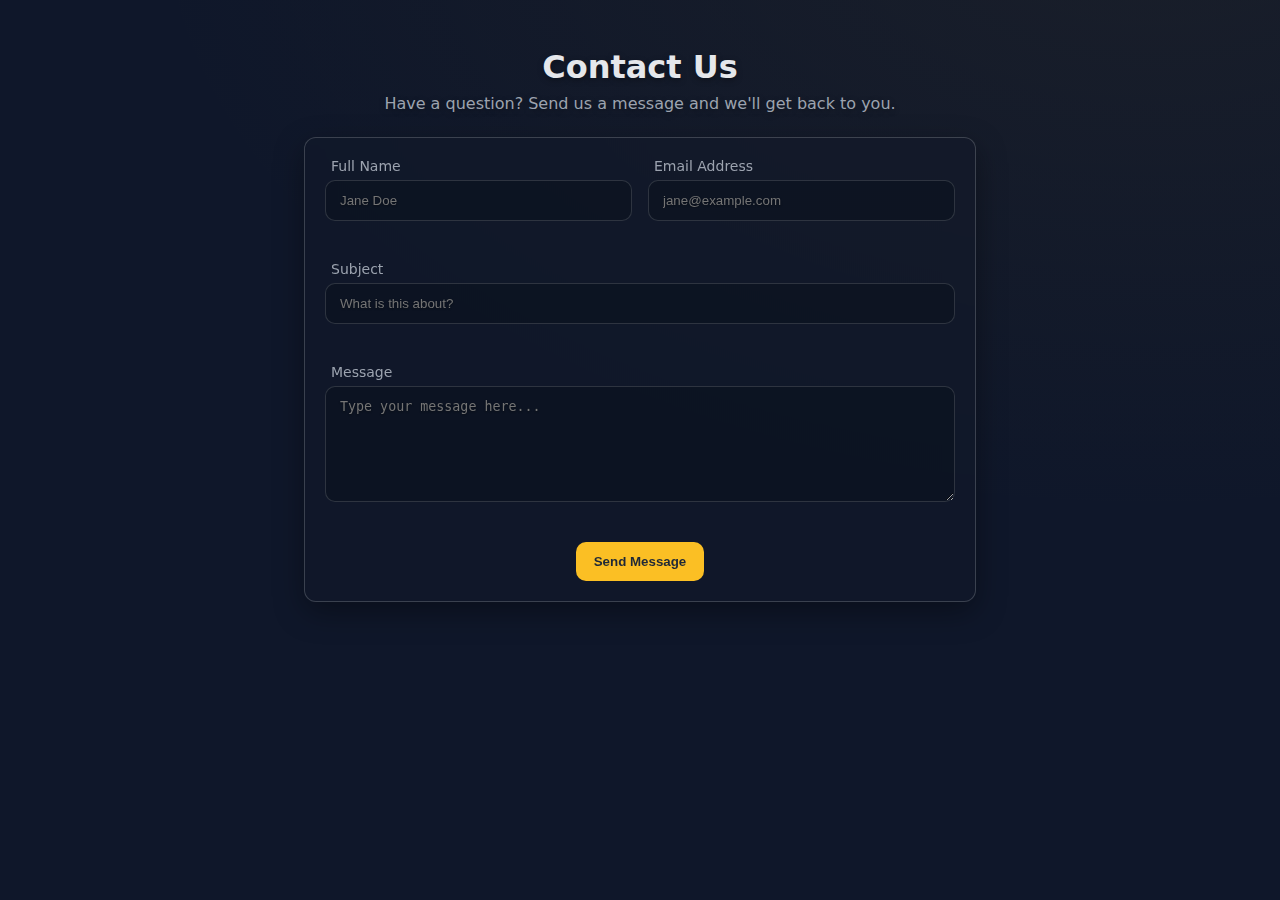
<file: Project-2 (Contact Form)/index.html>
<!DOCTYPE html>
<html lang="en">
  <head>
    <meta charset="UTF-8" />
    <meta name="viewport" content="width=device-width, initial-scale=1.0" />
    <title>Contact Form</title>
    <link rel="stylesheet" href="styles.css" />
  </head>
  <body>
    <main class="container">
      <h1>Contact Us</h1>
      <p class="subtitle">Have a question? Send us a message and we'll get back to you.</p>

      <form id="contactForm" novalidate>
        <div class="grid">
          <label class="field">
            <span>Full Name</span>
            <input type="text" name="name" id="name" placeholder="Jane Doe" required />
            <small class="error" data-for="name"></small>
          </label>

          <label class="field">
            <span>Email Address</span>
            <input type="email" name="email" id="email" placeholder="jane@example.com" required />
            <small class="error" data-for="email"></small>
          </label>

          <label class="field full">
            <span>Subject</span>
            <input type="text" name="subject" id="subject" placeholder="What is this about?" required />
            <small class="error" data-for="subject"></small>
          </label>

          <label class="field full">
            <span>Message</span>
            <textarea name="message" id="message" rows="6" placeholder="Type your message here..." required></textarea>
            <small class="error" data-for="message"></small>
          </label>
        </div>
        <button type="submit" class="btn">Send Message</button>
        <p id="formStatus" role="status" aria-live="polite" class="status" hidden></p>
      </form>
    </main>

    <script src="script.js"></script>
  </body>
  </html>
</file>
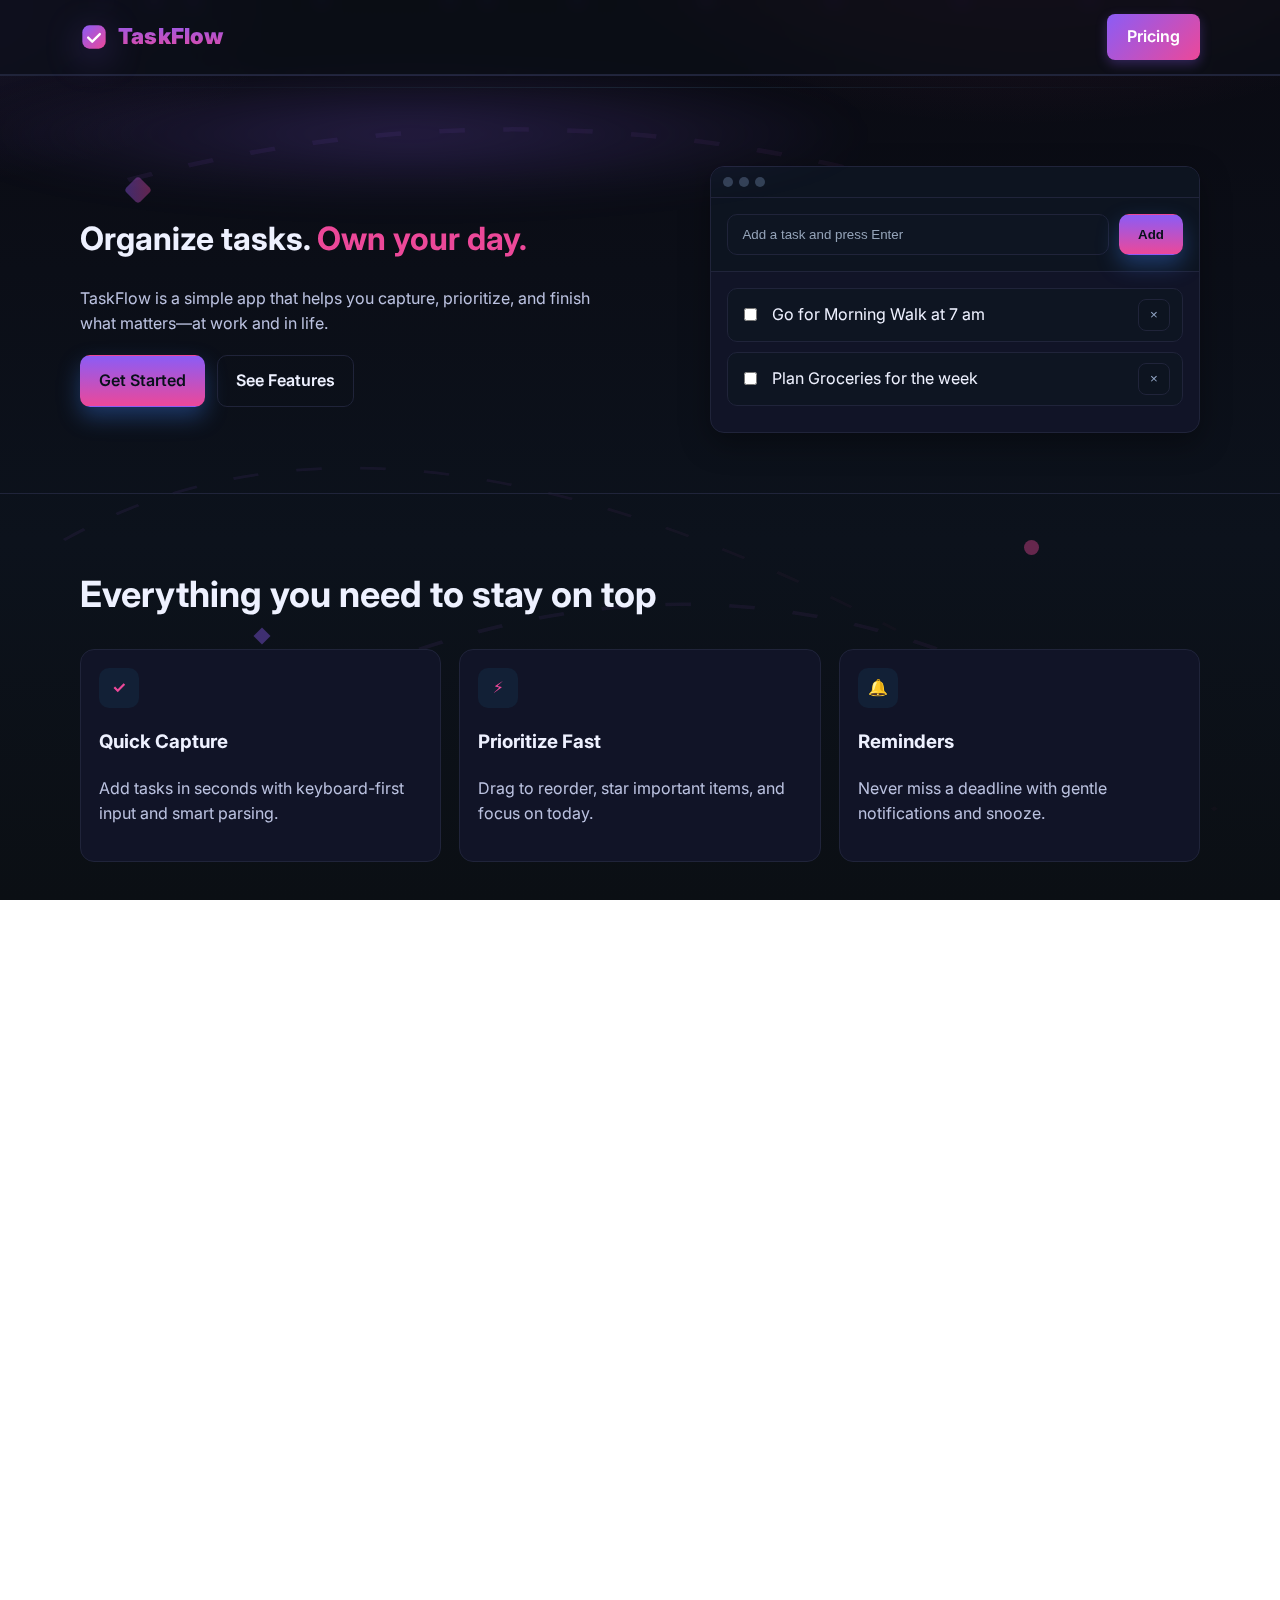
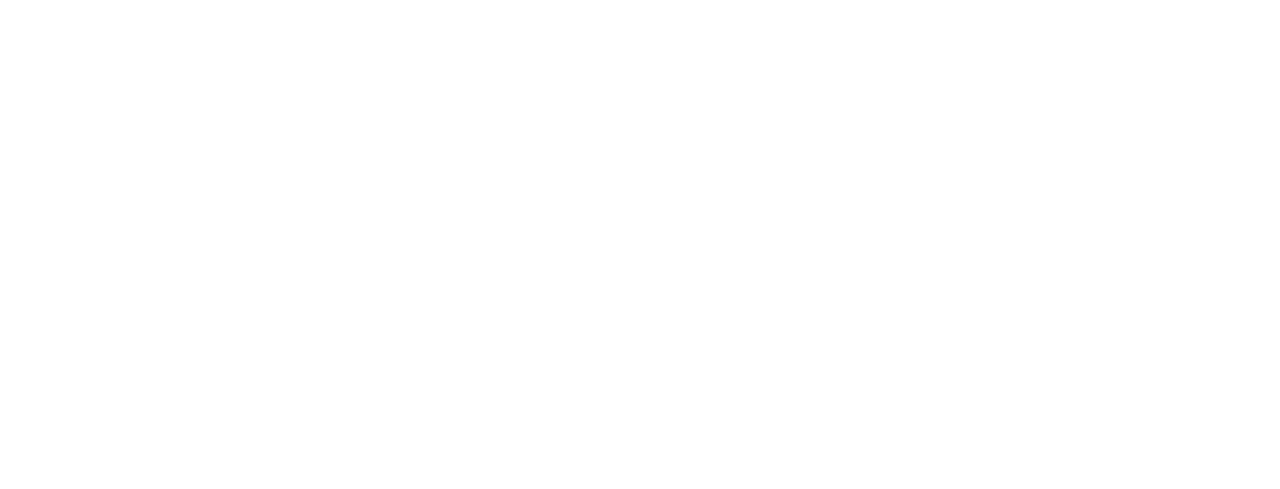
<file: Project-3 (Website for Task App)/index.html>
<!DOCTYPE html>
<html lang="en">
<head>
    <meta charset="UTF-8">
    <meta name="viewport" content="width=device-width, initial-scale=1.0">
    <title>TaskFlow – Organize Your Day</title>
    <meta name="description" content="TaskFlow helps you capture, prioritize, and complete tasks with ease.">
    <link rel="preconnect" href="https://fonts.googleapis.com">
    <link rel="preconnect" href="https://fonts.gstatic.com" crossorigin>
    <link href="https://fonts.googleapis.com/css2?family=Inter:wght@400;500;600;700&display=swap" rel="stylesheet">
    <link rel="stylesheet" href="styles.css">
    <link rel="icon" href="data:image/svg+xml,<svg xmlns='http://www.w3.org/2000/svg' viewBox='0 0 100 100'><rect width='100' height='100' rx='16' fill='%230083ff'/><path d='M25 55l12 12 38-38' stroke='white' stroke-width='10' fill='none' stroke-linecap='round' stroke-linejoin='round'/></svg>">
</head>
<body>
    <header class="site-header">
        <nav class="container nav">
            <a class="logo" href="#" aria-label="TaskFlow home">
                <svg class="logo-mark" width="28" height="28" viewBox="0 0 48 48" fill="none" xmlns="http://www.w3.org/2000/svg" aria-hidden="true">
                    <defs>
                        <linearGradient id="g1" x1="0" y1="0" x2="1" y2="1">
                            <stop offset="0%" stop-color="#8b5cf6"/>
                            <stop offset="100%" stop-color="#ec4899"/>
                        </linearGradient>
                    </defs>
                    <rect x="4" y="4" width="40" height="40" rx="12" fill="url(#g1)"/>
                    <path d="M14 25l7 7 13-13" stroke="white" stroke-width="4" stroke-linecap="round" stroke-linejoin="round"/>
                </svg>
                <span class="logo-type">TaskFlow</span>
            </a>
            <a class="btn btn-nav" href="#pricing">Pricing</a>
        </nav>
    </header>

    <main>
        <!-- Hero -->
        <section class="section hero" id="home">
            <div class="container grid-2">
                <div class="reveal">
                    <h1>Organize tasks. <span class="accent">Own your day.</span></h1>
                    <p class="lead">TaskFlow is a simple app that helps you capture, prioritize, and finish what matters—at work and in life.</p>
                    <div class="cta">
                        <a href="#pricing" class="btn btn-primary">Get Started</a>
                        <a href="#features" class="btn btn-ghost">See Features</a>
                    </div>
                </div>
                <div class="hero-card reveal">
                    <div class="card">
                        <div class="card-header">
                            <span class="dot"></span>
                            <span class="dot"></span>
                            <span class="dot"></span>
                        </div>
                        <form id="taskForm" class="task-form" autocomplete="off">
                            <input id="taskInput" name="task" type="text" placeholder="Add a task and press Enter" aria-label="Add a task" required>
                            <button class="btn btn-primary" type="submit" aria-label="Add task">Add</button>
                        </form>
                        <ul id="taskList" class="task-list"></ul>
                    </div>
                </div>
            </div>
        </section>

        <!-- Features -->
        <section class="section" id="features">
            <div class="container">
                <h2 class="section-title reveal">Everything you need to stay on top</h2>
                <div class="features">
                    <article class="feature reveal">
                        <div class="icon" aria-hidden="true">✓</div>
                        <h3>Quick Capture</h3>
                        <p>Add tasks in seconds with keyboard-first input and smart parsing.</p>
                    </article>
                    <article class="feature reveal">
                        <div class="icon" aria-hidden="true">⚡</div>
                        <h3>Prioritize Fast</h3>
                        <p>Drag to reorder, star important items, and focus on today.</p>
                    </article>
                    <article class="feature reveal">
                        <div class="icon" aria-hidden="true">🔔</div>
                        <h3>Reminders</h3>
                        <p>Never miss a deadline with gentle notifications and snooze.</p>
                    </article>
                </div>
            </div>
        </section>

        <!-- Testimonials -->
        <section class="section" id="testimonials">
            <div class="container">
                <h2 class="section-title reveal">Loved by busy people</h2>
                <div class="testimonials">
                    <figure class="testimonial reveal">
                        <div class="testimonial-top">
                            <div class="avatar" aria-hidden="true">PM</div>
                            <div class="meta">
                                <div class="name">Product Manager</div>
                                <div class="stars" aria-label="Rated 5 out of 5">★★★★★</div>
                            </div>
                        </div>
                        <blockquote>“TaskFlow turned my chaotic list into a plan I actually follow.”</blockquote>
                    </figure>
                    <figure class="testimonial reveal">
                        <div class="testimonial-top">
                            <div class="avatar" aria-hidden="true">ST</div>
                            <div class="meta">
                                <div class="name">Student</div>
                                <div class="stars" aria-label="Rated 5 out of 5">★★★★★</div>
                            </div>
                        </div>
                        <blockquote>“The simple design keeps me focused. I finish more every day.”</blockquote>
                    </figure>
                    <figure class="testimonial reveal">
                        <div class="testimonial-top">
                            <div class="avatar" aria-hidden="true">FR</div>
                            <div class="meta">
                                <div class="name">Freelancer</div>
                                <div class="stars" aria-label="Rated 5 out of 5">★★★★★</div>
                            </div>
                        </div>
                        <blockquote>“Finally a task app that’s fast, clean, and delightful.”</blockquote>
                    </figure>
                </div>
            </div>
        </section>

        <!-- Pricing -->
        <section class="section" id="pricing">
            <div class="container">
                <h2 class="section-title reveal">Simple, fair pricing</h2>
                <div class="pricing" id="plans">
                    <div class="price-card reveal selectable" data-plan="free" tabindex="0" role="button" aria-pressed="false">
                        <h3>Free</h3>
                        <p class="price">$0</p>
                        <ul>
                            <li>Unlimited tasks</li>
                            <li>Today & Upcoming views</li>
                            <li>Basic reminders</li>
                        </ul>
                        <a href="#" class="btn btn-ghost plan-cta">Start Free</a>
                    </div>
                    <div class="price-card reveal selectable" data-plan="pro" tabindex="0" role="button" aria-pressed="false">
                        <h3>Pro</h3>
                        <p class="price">$5<span class="per">/mo</span></p>
                        <ul>
                            <li>All Free features</li>
                            <li>Projects & labels</li>
                            <li>Recurring tasks</li>
                        </ul>
                        <a href="#" class="btn btn-ghost plan-cta">Go Pro</a>
                    </div>
                    <div class="price-card reveal selectable" data-plan="team" tabindex="0" role="button" aria-pressed="false">
                        <h3>Team</h3>
                        <p class="price">$9<span class="per">/user</span></p>
                        <ul>
                            <li>Shared projects</li>
                            <li>Comments & mentions</li>
                            <li>Priority support</li>
                        </ul>
                        <a href="#" class="btn btn-ghost plan-cta">Try Team</a>
                    </div>
                </div>
            </div>
        </section>
    </main>

    <footer class="footer">
        <div class="container footer-inner">
            <p>© <span id="year"></span> TaskFlow</p>
            <div class="socials">
                <a href="#" aria-label="Twitter">T</a>
                <a href="#" aria-label="Instagram">I</a>
                <a href="#" aria-label="LinkedIn">L</a>
            </div>
        </div>
    </footer>

    <div class="live-bg">
        <div class="particle"></div>
        <div class="particle"></div>
        <div class="particle"></div>
        <div class="particle"></div>
        <div class="particle"></div>
        <div class="particle"></div>
        <div class="particle"></div>
        <div class="particle"></div>
        <div class="particle"></div>
        <div class="particle"></div>
        <div class="particle"></div>
        <div class="particle"></div>
        
        <div class="shape shape-1"></div>
        <div class="shape shape-2"></div>
        <div class="shape shape-3"></div>
        <div class="shape shape-4"></div>
        <div class="shape shape-5"></div>
        
        <svg class="connections" viewBox="0 0 100 100" preserveAspectRatio="none">
            <defs>
                <linearGradient id="lineGrad" x1="0%" y1="0%" x2="100%" y2="100%">
                    <stop offset="0%" style="stop-color:var(--accent);stop-opacity:0.3" />
                    <stop offset="100%" style="stop-color:var(--accent-2);stop-opacity:0.1" />
                </linearGradient>
            </defs>
            <path class="connection-line" d="M10,20 Q50,5 90,30" stroke="url(#lineGrad)" stroke-width="0.5" fill="none"/>
            <path class="connection-line" d="M5,60 Q30,40 70,70" stroke="url(#lineGrad)" stroke-width="0.3" fill="none"/>
            <path class="connection-line" d="M20,80 Q60,50 95,90" stroke="url(#lineGrad)" stroke-width="0.4" fill="none"/>
        </svg>
    </div>

    <script src="script.js"></script>
    <script>
        document.getElementById('year').textContent = new Date().getFullYear();
    </script>
</body>
</html>
</file>
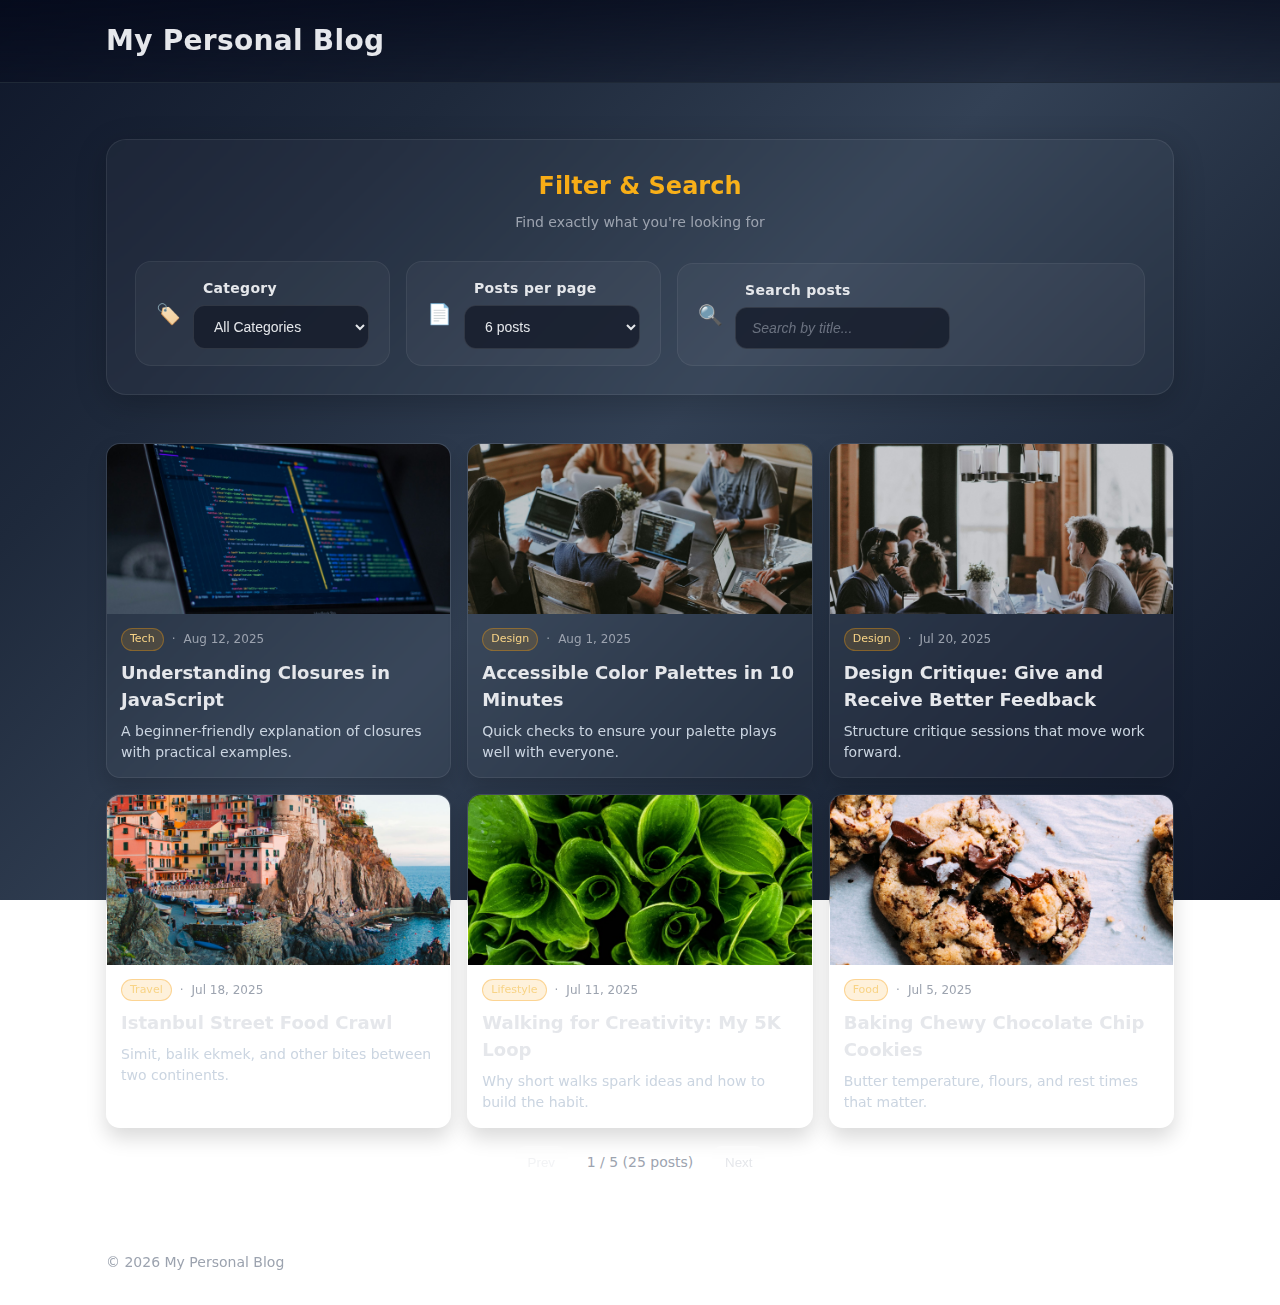
<file: Project-4 (Perosnal Blog Website)/index.html>
<!doctype html>
<html lang="en">
<head>
  <meta charset="utf-8">
  <meta name="viewport" content="width=device-width, initial-scale=1">
  <title>My Personal Blog</title>
  <link rel="stylesheet" href="styles.css">
</head>
<body>
  <header class="site-header">
    <div class="container">
      <h1 class="site-title">My Personal Blog</h1>
    </div>
  </header>

  <main class="container">
    <section class="controls-section" aria-label="Filters and options">
      <div class="controls-container">
        <div class="controls-header">
          <h2 class="controls-title">Filter & Search</h2>
          <p class="controls-subtitle">Find exactly what you're looking for</p>
        </div>
        
        <div class="controls-grid">
          <div class="control-card">
            <div class="control-icon">🏷️</div>
            <div class="control-content">
              <label for="categorySelect" class="control-label">Category</label>
              <select id="categorySelect" class="control-select" aria-label="Select category">
                <option value="All">All Categories</option>
                <option value="Tech">Tech</option>
                <option value="Travel">Travel</option>
                <option value="Food">Food</option>
                <option value="Design">Design</option>
                <option value="Lifestyle">Lifestyle</option>
              </select>
            </div>
          </div>

          <div class="control-card">
            <div class="control-icon">📄</div>
            <div class="control-content">
              <label for="perPageSelect" class="control-label">Posts per page</label>
              <select id="perPageSelect" class="control-select" aria-label="Select posts per page">
                <option value="4">4 posts</option>
                <option value="6" selected>6 posts</option>
                <option value="8">8 posts</option>
                <option value="12">12 posts</option>
              </select>
            </div>
          </div>

          <div class="control-card control-card-search">
            <div class="control-icon">🔍</div>
            <div class="control-content">
              <label for="searchInput" class="control-label">Search posts</label>
              <div class="search-wrapper">
                <input id="searchInput" type="search" class="control-search" placeholder="Search by title..." aria-label="Search posts by title" />
                <div class="search-indicator"></div>
              </div>
            </div>
          </div>
        </div>
      </div>
    </section>

    <section id="postsGrid" class="posts-grid" aria-live="polite"></section>

    <nav class="pagination" aria-label="Pagination controls">
      <button id="prevBtn" class="btn" type="button" aria-label="Previous page">Prev</button>
      <span id="pageInfo" class="page-info" aria-live="polite"></span>
      <button id="nextBtn" class="btn" type="button" aria-label="Next page">Next</button>
    </nav>
  </main>

  <footer class="site-footer">
    <div class="container">
      <p>© <span id="year"></span> My Personal Blog</p>
    </div>
  </footer>

  <script src="script.js"></script>
  <script>
    document.getElementById('year').textContent = new Date().getFullYear();
  </script>
</body>
</html>
</file>
<file: Project-2 (Contact Form)/styles.css>
:root {
  --bg: #0f172a;
  --card: #111827;
  --text: #e5e7eb;
  --muted: #9ca3af;
  --primary: #fbbf24;
  --danger: #f87171;
  --ring: rgba(251, 191, 36, 0.35);
  --bg-image: url('https://images.unsplash.com/photo-1498050108023-c5249f4df085?auto=format&fit=crop&w=1920&q=80');
}

* {
  box-sizing: border-box;
}

body {
  margin: 0;
  font-family: system-ui, -apple-system, Segoe UI, Roboto, Helvetica, Arial, "Apple Color Emoji", "Segoe UI Emoji";
  background:
    linear-gradient(to bottom right, rgba(15, 23, 42, 0.7), rgba(15, 23, 42, 0.7)),
    radial-gradient(1000px 600px at 90% -10%, rgba(251, 191, 36, 0.15), transparent),
    var(--bg-image),
    var(--bg);
  background-size: auto, auto, cover, auto;
  background-position: center, center, center, center;
  background-attachment: scroll, scroll, fixed, scroll;
  color: var(--text);
  min-height: 100vh;
}

.container {
  max-width: 720px;
  padding: 24px;
  margin: 0 auto;
}

h1 {
  margin: 24px 0 8px;
  font-weight: 700;
  text-align: center;
  text-shadow: 0 2px 6px rgba(0, 0, 0, 0.35);
}

.subtitle {
  margin: 0 0 24px;
  color: var(--muted);
  text-align: center;
  text-shadow: 0 2px 6px rgba(0, 0, 0, 0.35);
}

form {
  background: rgba(17, 24, 39, 0.45);
  border: 1px solid rgba(255, 255, 255, 0.18);
  border-radius: 12px;
  padding: 20px;
  box-shadow: 0 10px 30px rgba(0, 0, 0, 0.35);
  backdrop-filter: blur(12px);
  -webkit-backdrop-filter: blur(12px);
}

.grid {
  display: grid;
  grid-template-columns: 1fr;
  gap: 16px;
}

@media (min-width: 640px) {
  .grid {
    grid-template-columns: 1fr 1fr;
  }
  .full {
    grid-column: 1 / -1;
  }
}

.field span {
  display: block;
  margin-bottom: 6px;
  color: var(--muted);
  font-size: 14px;
  padding-left: 6px;
}

input,
textarea {
  width: 100%;
  background: rgba(11, 18, 32, 0.7);
  color: var(--text);
  border: 1px solid rgba(255, 255, 255, 0.14);
  border-radius: 10px;
  padding: 12px 14px;
  outline: none;
  transition: border-color 0.2s, box-shadow 0.2s;
  text-shadow: 0 1px 2px rgba(0, 0, 0, 0.35);
}

input:focus,
textarea:focus {
  border-color: var(--primary);
  box-shadow: 0 0 0 4px var(--ring);
}

.btn {
  margin: 12px auto 0;
  display: block;
  background: var(--primary);
  color: #1f2937;
  border: none;
  padding: 12px 18px;
  border-radius: 10px;
  cursor: pointer;
  font-weight: 600;
}

.btn:hover {
  filter: brightness(1.05);
}

.error {
  display: block;
  height: 18px;
  margin-top: 6px;
  color: var(--danger);
  font-size: 12px;
}

.status {
  margin-top: 12px;
  color: #10b981;
  font-weight: 600;
}
</file>
<file: Project-3 (Website for Task App)/styles.css>
/* Base */
:root{
  /* New color scheme: deep navy with purple → magenta accents */
  --bg:#0a0a12;
  --bg-muted:#11111b;
  --card:#111427;
  --text:#eef1ff;
  --muted:#bbc2e0;
  --accent:#8b5cf6;   /* purple */
  --accent-2:#ec4899; /* magenta */
  --border:#20243a;
  --shadow:0 10px 30px rgba(0,0,0,.35);
}

*{box-sizing:border-box}
html,body{height:100%;overflow-x:hidden}
body{
  margin:0;
  font-family:Inter,system-ui,-apple-system,Segoe UI,Roboto,Ubuntu,Cantarell,Noto Sans,Helvetica Neue,Arial,"Apple Color Emoji","Segoe UI Emoji";
  background:linear-gradient(180deg,var(--bg),#0c121c 60%, #0b0f14);
  color:var(--text);
  line-height:1.6;
}

/* Live animated background */
.live-bg{
  position:fixed;
  inset:0;
  pointer-events:none;
  z-index:-1;
  overflow:hidden;
}

.particle{
  position:absolute;
  width:3px;
  height:3px;
  background:var(--accent);
  border-radius:50%;
  opacity:.7;
  animation:float 15s infinite linear;
  box-shadow:0 0 6px var(--accent);
}

.particle:nth-child(1){left:8%;animation-delay:0s;animation-duration:18s;}
.particle:nth-child(2){left:15%;animation-delay:1.5s;animation-duration:22s;}
.particle:nth-child(3){left:25%;animation-delay:3s;animation-duration:16s;}
.particle:nth-child(4){left:35%;animation-delay:0.5s;animation-duration:20s;}
.particle:nth-child(5){left:45%;animation-delay:2.5s;animation-duration:24s;}
.particle:nth-child(6){left:55%;animation-delay:4s;animation-duration:17s;}
.particle:nth-child(7){left:65%;animation-delay:1s;animation-duration:19s;}
.particle:nth-child(8){left:75%;animation-delay:3.5s;animation-duration:21s;}
.particle:nth-child(9){left:85%;animation-delay:0.8s;animation-duration:23s;}
.particle:nth-child(10){left:92%;animation-delay:2.2s;animation-duration:15s;}
.particle:nth-child(11){left:12%;animation-delay:4.5s;animation-duration:25s;}
.particle:nth-child(12){left:38%;animation-delay:1.8s;animation-duration:18s;}

/* Floating geometric shapes */
.shape{
  position:absolute;
  opacity:.4;
  animation:shapeFloat 25s infinite ease-in-out;
}

.shape-1{
  width:20px;
  height:20px;
  background:linear-gradient(45deg,var(--accent),var(--accent-2));
  border-radius:4px;
  left:10%;
  top:20%;
  animation-delay:0s;
  transform:rotate(45deg);
}

.shape-2{
  width:15px;
  height:15px;
  background:var(--accent-2);
  border-radius:50%;
  left:80%;
  top:60%;
  animation-delay:5s;
}

.shape-3{
  width:0;
  height:0;
  border-left:8px solid transparent;
  border-right:8px solid transparent;
  border-bottom:14px solid var(--accent);
  left:70%;
  top:30%;
  animation-delay:10s;
}

.shape-4{
  width:12px;
  height:12px;
  background:var(--accent);
  transform:rotate(45deg);
  left:20%;
  top:70%;
  animation-delay:15s;
}

.shape-5{
  width:18px;
  height:18px;
  background:linear-gradient(135deg,var(--accent-2),var(--accent));
  border-radius:2px;
  left:60%;
  top:80%;
  animation-delay:8s;
}

/* Connection lines */
.connections{
  position:absolute;
  inset:0;
  width:100%;
  height:100%;
  opacity:.3;
}

.connection-line{
  stroke-dasharray:2,3;
  animation:lineFlow 8s infinite linear;
}

.connection-line:nth-child(2){animation-delay:0s;}
.connection-line:nth-child(3){animation-delay:2.5s;}
.connection-line:nth-child(4){animation-delay:5s;}

@keyframes float{
  0%{
    transform:translateY(100vh) translateX(0px) scale(0.8);
    opacity:0;
  }
  10%{
    opacity:.7;
  }
  90%{
    opacity:.7;
  }
  100%{
    transform:translateY(-100px) translateX(30px) scale(1.2);
    opacity:0;
  }
}

@keyframes shapeFloat{
  0%,100%{
    transform:translateY(0px) translateX(0px) rotate(0deg);
  }
  25%{
    transform:translateY(-20px) translateX(10px) rotate(90deg);
  }
  50%{
    transform:translateY(-10px) translateX(-15px) rotate(180deg);
  }
  75%{
    transform:translateY(-30px) translateX(5px) rotate(270deg);
  }
}

@keyframes lineFlow{
  0%{
    stroke-dashoffset:0;
  }
  100%{
    stroke-dashoffset:10;
  }
}

/* Animated gradient overlay (does not replace your base background) */
body::before{
  content:"";
  position:fixed;
  inset:0;
  background:
    radial-gradient(60% 40% at 80% -10%, rgba(236,72,153,.12), transparent 60%),
    radial-gradient(55% 35% at -10% 0%, rgba(139,92,246,.12), transparent 60%);
  mix-blend-mode:screen;
  pointer-events:none;
  animation:bgFloat 20s ease-in-out infinite alternate;
  z-index:-2;
}

@keyframes bgFloat{
  0%{transform:translate3d(0,0,0) scale(1)}
  50%{transform:translate3d(0,-2%,0) scale(1.05)}
  100%{transform:translate3d(0,1%,0) scale(1)}
}

/* Subtle hero glow */
.hero{position:relative}
.hero::after{content:"";position:absolute;inset:-30px -10% auto -10%;height:220px;background:radial-gradient(50% 50% at 35% 40%, rgba(139,92,246,.22), transparent 60%);filter:blur(18px);pointer-events:none}

a{color:inherit;text-decoration:none}
img{max-width:100%;display:block}

.container{
  width:min(1120px,92%);
  margin:0 auto;
}

/* Header */
.site-header{position:sticky;top:0;z-index:10;background:rgba(11,15,20,.65);backdrop-filter:saturate(160%) blur(8px);border-bottom:1px solid var(--border)}
.nav{display:flex;justify-content:space-between;align-items:center;padding:14px 0}
.logo{font-weight:900;letter-spacing:.2px;font-size:22px;display:inline-grid;grid-auto-flow:column;gap:10px;align-items:center}
.logo-mark{filter:drop-shadow(0 8px 18px rgba(139,92,246,.35))}
.logo-type{background:linear-gradient(180deg,var(--accent),var(--accent-2));-webkit-background-clip:text;background-clip:text;color:transparent}
.logo:hover{transform:translateY(-1px)}
.nav{position:relative}
.nav::after{content:"";position:absolute;inset:auto 0 -14px;block-size:1px;background:linear-gradient(90deg,transparent, #234, transparent);opacity:.6}

/* Buttons */
.btn{display:inline-block;padding:12px 18px;border-radius:10px;border:1px solid transparent;transition:all .2s ease;font-weight:600}
.btn-primary{background:linear-gradient(180deg,var(--accent),var(--accent-2));color:#071019;box-shadow:0 10px 22px rgba(59,130,246,.35)}
.btn-primary:hover{transform:translateY(-1px);box-shadow:0 14px 28px rgba(59,130,246,.45)}
.btn-ghost{background:transparent;border-color:var(--border);color:var(--text)}
.btn-ghost:hover{border-color:#2b3b52;background:rgba(255,255,255,.03)}
.btn-nav{background:linear-gradient(135deg,var(--accent),var(--accent-2));color:white;border:none;padding:10px 20px;font-weight:600;border-radius:8px;box-shadow:0 4px 12px rgba(139,92,246,.3);transition:all .3s ease}
.btn-nav:hover{transform:translateY(-2px);box-shadow:0 8px 20px rgba(139,92,246,.4);background:linear-gradient(135deg,var(--accent-2),var(--accent))}

/* Sections */
.section{padding:72px 0;border-top:1px solid var(--border)}
.section.muted{background:var(--bg-muted)}
.section-title{font-size:clamp(24px,4vw,36px);margin:0 0 26px}
.lead{color:var(--muted);max-width:52ch}

/* Hero */
.hero{padding:90px 0 60px}
.grid-2{display:grid;grid-template-columns:1.1fr .9fr;gap:32px;align-items:center}
.accent{color:var(--accent-2)}
.cta{margin-top:18px;display:flex;gap:12px;flex-wrap:wrap}

.hero-card .card{background:var(--card);border:1px solid var(--border);border-radius:14px;box-shadow:var(--shadow);overflow:hidden}
.card-header{display:flex;gap:6px;padding:10px 12px;border-bottom:1px solid var(--border);background:#0d1420}
.dot{width:10px;height:10px;border-radius:999px;background:#334155;display:inline-block}
.task-list{list-style:none;margin:0;padding:16px}
.task-list li{padding:10px 12px;border:1px solid var(--border);border-radius:10px;margin-bottom:10px;background:#0e1522;display:flex;gap:12px;align-items:center;justify-content:space-between}
.task-list input[type="checkbox"]{accent-color:var(--accent)}
.task-remove{margin-left:12px;border:1px solid var(--border);background:#0d1420;color:#93a7c6;border-radius:8px;inline-size:32px;block-size:32px;display:grid;place-items:center;cursor:pointer}
.task-remove:hover{border-color:#2b3b52;color:#e2ecff}
/* Task form */
.task-form{display:flex;gap:10px;padding:16px;border-bottom:1px solid var(--border);background:#0d1420}
.task-form input[type="text"]{flex:1;min-width:0;background:#0e1522;border:1px solid var(--border);border-radius:10px;padding:12px 14px;color:var(--text)}
.task-form input[type="text"]::placeholder{color:#94a3b8}

/* Features */
.features{display:grid;grid-template-columns:repeat(3,1fr);gap:18px}
.feature{background:var(--card);border:1px solid var(--border);border-radius:14px;padding:18px}
.feature .icon{width:40px;height:40px;border-radius:10px;background:#122036;display:grid;place-items:center;color:var(--accent-2);font-weight:700;margin-bottom:6px}
.feature p{color:var(--muted)}

/* Testimonials */
.testimonials{display:grid;grid-template-columns:repeat(3,1fr);gap:18px}
.testimonial{background:linear-gradient(180deg,#0f1623,#0e1421);border:1px solid var(--border);border-radius:16px;padding:18px;position:relative;overflow:hidden}
.testimonial::before{content:"\201C";position:absolute;inset:6px auto auto 12px;font-size:72px;line-height:1;color:#1f2a3a;opacity:.6;pointer-events:none}
.testimonial-top{display:flex;align-items:center;gap:12px;margin-bottom:8px}
.avatar{inline-size:40px;block-size:40px;border-radius:10px;background:#122036;color:#cfe0ff;display:grid;place-items:center;font-weight:700}
.meta .name{font-weight:600}
.meta .stars{color:#fbbf24;letter-spacing:2px;font-size:14px}
.testimonial blockquote{margin:8px 0 0;color:#d8e3fb}

/* Pricing */
.pricing{display:grid;grid-template-columns:repeat(3,1fr);gap:18px}
.price-card{background:var(--card);border:1px solid var(--border);border-radius:16px;padding:20px;display:flex;flex-direction:column;gap:12px}
.price-card ul{margin:0;padding-left:18px;color:var(--muted)}
.price{font-size:32px;font-weight:700}
.price .per{font-size:14px;color:var(--muted);font-weight:600;margin-left:4px}
.price-card.highlight{outline:2px solid var(--accent-2);box-shadow:0 12px 30px rgba(96,165,250,.15)}
.price-card.selectable{cursor:pointer}
.price-card.selected{outline:2px solid var(--accent-2);box-shadow:0 14px 34px rgba(96,165,250,.25)}
/* Selected plan button accent */
.price-card.selected .btn{background:linear-gradient(180deg,var(--accent),var(--accent-2));color:#071019;border-color:transparent;box-shadow:0 10px 22px rgba(59,130,246,.35)}

/* Footer */
.footer{border-top:1px solid var(--border);padding:24px 0;background:#0b0f14}
.footer-inner{display:flex;justify-content:space-between;align-items:center}
.socials{display:flex;gap:10px}
.socials a{width:32px;height:32px;border:1px solid var(--border);display:grid;place-items:center;border-radius:8px;color:var(--muted)}
.socials a:hover{border-color:#2b3b52;color:#dbe7ff}

/* Reveal animations */
.reveal{opacity:0;transform:translateY(14px);transition:opacity .6s ease, transform .6s ease}
.reveal.in{opacity:1;transform:none}

/* Responsive */
@media (max-width: 960px){
  .grid-2{grid-template-columns:1fr}
}

@media (max-width: 780px){
  .features,.testimonials,.pricing{grid-template-columns:1fr}
}
</file>
<file: Project-4 (Perosnal Blog Website)/styles.css>
/* Base styles */
:root {
  --bg: #0f172a;
  --panel: #111827;
  --text: #e5e7eb;
  --muted: #9ca3af;
  --brand: #f59e0b;
  --card: #0b1220;
  --border: #1f2937;
}

* { box-sizing: border-box; }
html, body { height: 100%; }
body {
  margin: 0;
  font-family: system-ui, -apple-system, Segoe UI, Roboto, Ubuntu, Cantarell, Noto Sans, Helvetica, Arial, "Apple Color Emoji", "Segoe UI Emoji";
  background: linear-gradient(135deg, 
              #0f172a 0%, 
              #1e293b 25%, 
              #334155 50%, 
              #1e293b 75%, 
              #0f172a 100%),
              radial-gradient(1200px 1200px at 100% -20%, rgba(245, 158, 11, 0.08), transparent 60%),
              radial-gradient(1200px 1200px at -10% 120%, rgba(34, 197, 94, 0.06), transparent 60%);
  background-attachment: fixed;
  color: var(--text);
  line-height: 1.5;
  min-height: 100vh;
}

.container {
  max-width: 1100px;
  padding: 0 16px;
  margin: 0 auto;
}

@media (max-width: 768px) {
  .container {
    padding: 0 12px;
  }
}

@media (max-width: 480px) {
  .container {
    padding: 0 8px;
  }
}

/* Header */
.site-header {
  position: sticky;
  top: 0;
  z-index: 10;
  background: linear-gradient(180deg, rgba(2, 6, 23, 0.7), rgba(2, 6, 23, 0.35));
  backdrop-filter: blur(6px);
  border-bottom: 1px solid var(--border);
}
.site-title {
  margin: 0;
  padding: 20px 0;
  font-size: 28px;
  font-weight: 800;
  letter-spacing: 0.3px;
}

/* Controls Section */
.controls-section {
  margin: 32px 0 24px;
  padding: 24px 0;
}

.controls-container {
  background: rgba(255,255,255,0.03);
  border: 1px solid rgba(255,255,255,0.08);
  border-radius: 20px;
  padding: 28px;
  backdrop-filter: blur(10px);
  box-shadow: 0 8px 32px rgba(0,0,0,0.2);
}

.controls-header {
  text-align: center;
  margin-bottom: 28px;
}

.controls-title {
  margin: 0 0 8px 0;
  font-size: 24px;
  font-weight: 700;
  background: linear-gradient(135deg, var(--brand), #fbbf24);
  -webkit-background-clip: text;
  -webkit-text-fill-color: transparent;
  background-clip: text;
}

.controls-subtitle {
  margin: 0;
  color: var(--muted);
  font-size: 14px;
  font-weight: 400;
}

.controls-grid {
  display: flex;
  gap: 16px;
  align-items: end;
  flex-wrap: wrap;
}

.control-card {
  background: rgba(255,255,255,0.04);
  border: 1px solid rgba(255,255,255,0.06);
  border-radius: 16px;
  padding: 16px 20px;
  display: flex;
  align-items: center;
  gap: 12px;
  transition: all 0.3s ease;
  position: relative;
  overflow: hidden;
  flex: 1;
  min-width: 200px;
}

.control-card::before {
  content: '';
  position: absolute;
  top: 0;
  left: 0;
  right: 0;
  height: 2px;
  background: linear-gradient(90deg, var(--brand), #fbbf24, #10b981);
  opacity: 0;
  transition: opacity 0.3s ease;
}

.control-card:hover {
  transform: translateY(-2px);
  border-color: rgba(245, 158, 11, 0.3);
  box-shadow: 0 8px 25px rgba(245, 158, 11, 0.15);
}

.control-card:hover::before {
  opacity: 1;
}

.control-card-search {
  flex: 2;
  min-width: 300px;
}

.control-icon {
  font-size: 20px;
  flex-shrink: 0;
  filter: grayscale(0.3);
  transition: filter 0.3s ease;
}

.control-card:hover .control-icon {
  filter: grayscale(0);
}

.control-content {
  flex: 1;
  display: flex;
  flex-direction: column;
  gap: 6px;
  min-width: 0;
}

.control-label {
  color: var(--text);
  font-size: 14px;
  font-weight: 600;
  margin: 0;
  letter-spacing: 0.3px;
  padding-left: 10px;
}

.control-select,
.control-search {
  background: rgba(17, 24, 39, 0.8);
  color: var(--text);
  border: 1px solid rgba(255,255,255,0.1);
  border-radius: 12px;
  padding: 12px 16px;
  font-size: 14px;
  outline: none;
  transition: all 0.3s ease;
  backdrop-filter: blur(5px);
}

.control-select:focus,
.control-search:focus {
  border-color: var(--brand);
  box-shadow: 0 0 0 3px rgba(245, 158, 11, 0.1);
  background: rgba(17, 24, 39, 0.9);
}

.control-select:hover,
.control-search:hover {
  border-color: rgba(255,255,255,0.2);
}

.search-wrapper {
  position: relative;
}

.search-indicator {
  position: absolute;
  right: 12px;
  top: 50%;
  transform: translateY(-50%);
  width: 6px;
  height: 6px;
  background: var(--brand);
  border-radius: 50%;
  opacity: 0;
  transition: opacity 0.3s ease;
}

.control-search:focus + .search-indicator {
  opacity: 1;
  animation: pulse 1.5s infinite;
}

@keyframes pulse {
  0%, 100% { opacity: 1; transform: translateY(-50%) scale(1); }
  50% { opacity: 0.5; transform: translateY(-50%) scale(1.2); }
}

.control-search::placeholder {
  color: #6b7280;
  font-style: italic;
}

/* Responsive adjustments */
@media (max-width: 768px) {
  .controls-section {
    margin: 20px 0 16px;
    padding: 16px 0;
  }
  
  .controls-container {
    padding: 16px;
    margin: 0;
    border-radius: 16px;
    width: 100%;
  }
  
  .controls-header {
    margin-bottom: 20px;
    text-align: center;
  }
  
  .controls-title {
    font-size: 20px;
    margin-bottom: 6px;
  }
  
  .controls-subtitle {
    font-size: 13px;
  }
  
  .controls-grid {
    flex-direction: column;
    gap: 12px;
    width: 100%;
    align-items: stretch;
  }
  
  .control-card {
    padding: 12px 16px;
    gap: 10px;
    min-width: unset;
    flex-direction: row;
    align-items: center;
    width: 100%;
    justify-content: flex-start;
  }
  
  .control-card-search {
    flex: none;
    min-width: unset;
    width: 100%;
  }
  
  .control-icon {
    font-size: 18px;
    flex-shrink: 0;
  }
  
  .control-content {
    flex: 1;
    width: 100%;
  }
  
  .control-label {
    font-size: 13px;
    margin-bottom: 4px;
    text-align: left;
    padding-left: 10px;
  }
  
  .control-select,
  .control-search {
    padding: 10px 12px;
    font-size: 14px;
    width: 100%;
  }
}

@media (max-width: 480px) {
  .controls-container {
    padding: 12px;
    margin: 0;
    width: 100%;
  }
  
  .controls-title {
    font-size: 18px;
  }
  
  .control-card {
    padding: 10px 12px;
    gap: 8px;
    width: 100%;
  }
  
  .control-icon {
    font-size: 16px;
    flex-shrink: 0;
  }
  
  .control-content {
    width: 100%;
  }
  
  .control-label {
    font-size: 12px;
    text-align: left;
    padding-left: 10px;
  }
  
  .control-select,
  .control-search {
    padding: 8px 10px;
    font-size: 13px;
    width: 100%;
  }
}

/* Grid */
.posts-grid {
  display: grid;
  grid-template-columns: repeat(1, minmax(0, 1fr));
  gap: 16px;
  margin: 16px 0 10px;
}
@media (min-width: 560px) {
  .posts-grid { grid-template-columns: repeat(2, minmax(0, 1fr)); }
}
@media (min-width: 900px) {
  .posts-grid { grid-template-columns: repeat(3, minmax(0, 1fr)); }
}

/* Card */
.card {
  background: rgba(255,255,255,0.03);
  border: 1px solid rgba(255,255,255,0.08);
  border-radius: 14px;
  overflow: hidden;
  box-shadow: 0 10px 20px rgba(0,0,0,0.15);
  display: flex;
  flex-direction: column;
  backdrop-filter: blur(5px);
}
.card-img { width: 100%; height: 170px; object-fit: cover; background: #0b0f1a; }
.card-body { padding: 14px; display: grid; gap: 8px; }
.card-meta { font-size: 12px; color: var(--muted); display: flex; gap: 8px; align-items: center; }
.badge {
  display: inline-block;
  font-size: 11px;
  padding: 2px 8px;
  border-radius: 999px;
  background: rgba(245, 158, 11, 0.15);
  border: 1px solid rgba(245, 158, 11, 0.35);
  color: #f8d486;
}
.card-title { margin: 0; font-size: 18px; }
.card-desc { margin: 0; color: #cbd5e1; font-size: 14px; }

/* Pagination */
.pagination {
  display: flex;
  align-items: center;
  justify-content: center;
  gap: 12px;
  margin: 18px 0 40px;
}
.btn {
  background: rgba(255,255,255,0.05);
  color: var(--text);
  border: 1px solid rgba(255,255,255,0.1);
  padding: 8px 12px;
  border-radius: 10px;
  cursor: pointer;
  backdrop-filter: blur(5px);
  transition: all 0.3s ease;
}

.btn:hover:not(:disabled) {
  background: rgba(255,255,255,0.08);
  border-color: rgba(245, 158, 11, 0.3);
  transform: translateY(-1px);
}
.btn:disabled { opacity: 0.5; cursor: not-allowed; }
.page-info { color: var(--muted); font-size: 14px; min-width: 120px; text-align: center; }

/* Footer */
.site-footer { 
  border-top: 1px solid rgba(255,255,255,0.08); 
  background: rgba(255,255,255,0.02);
  backdrop-filter: blur(5px);
}
.site-footer .container { padding: 18px 16px; color: var(--muted); font-size: 14px; }
</file>
